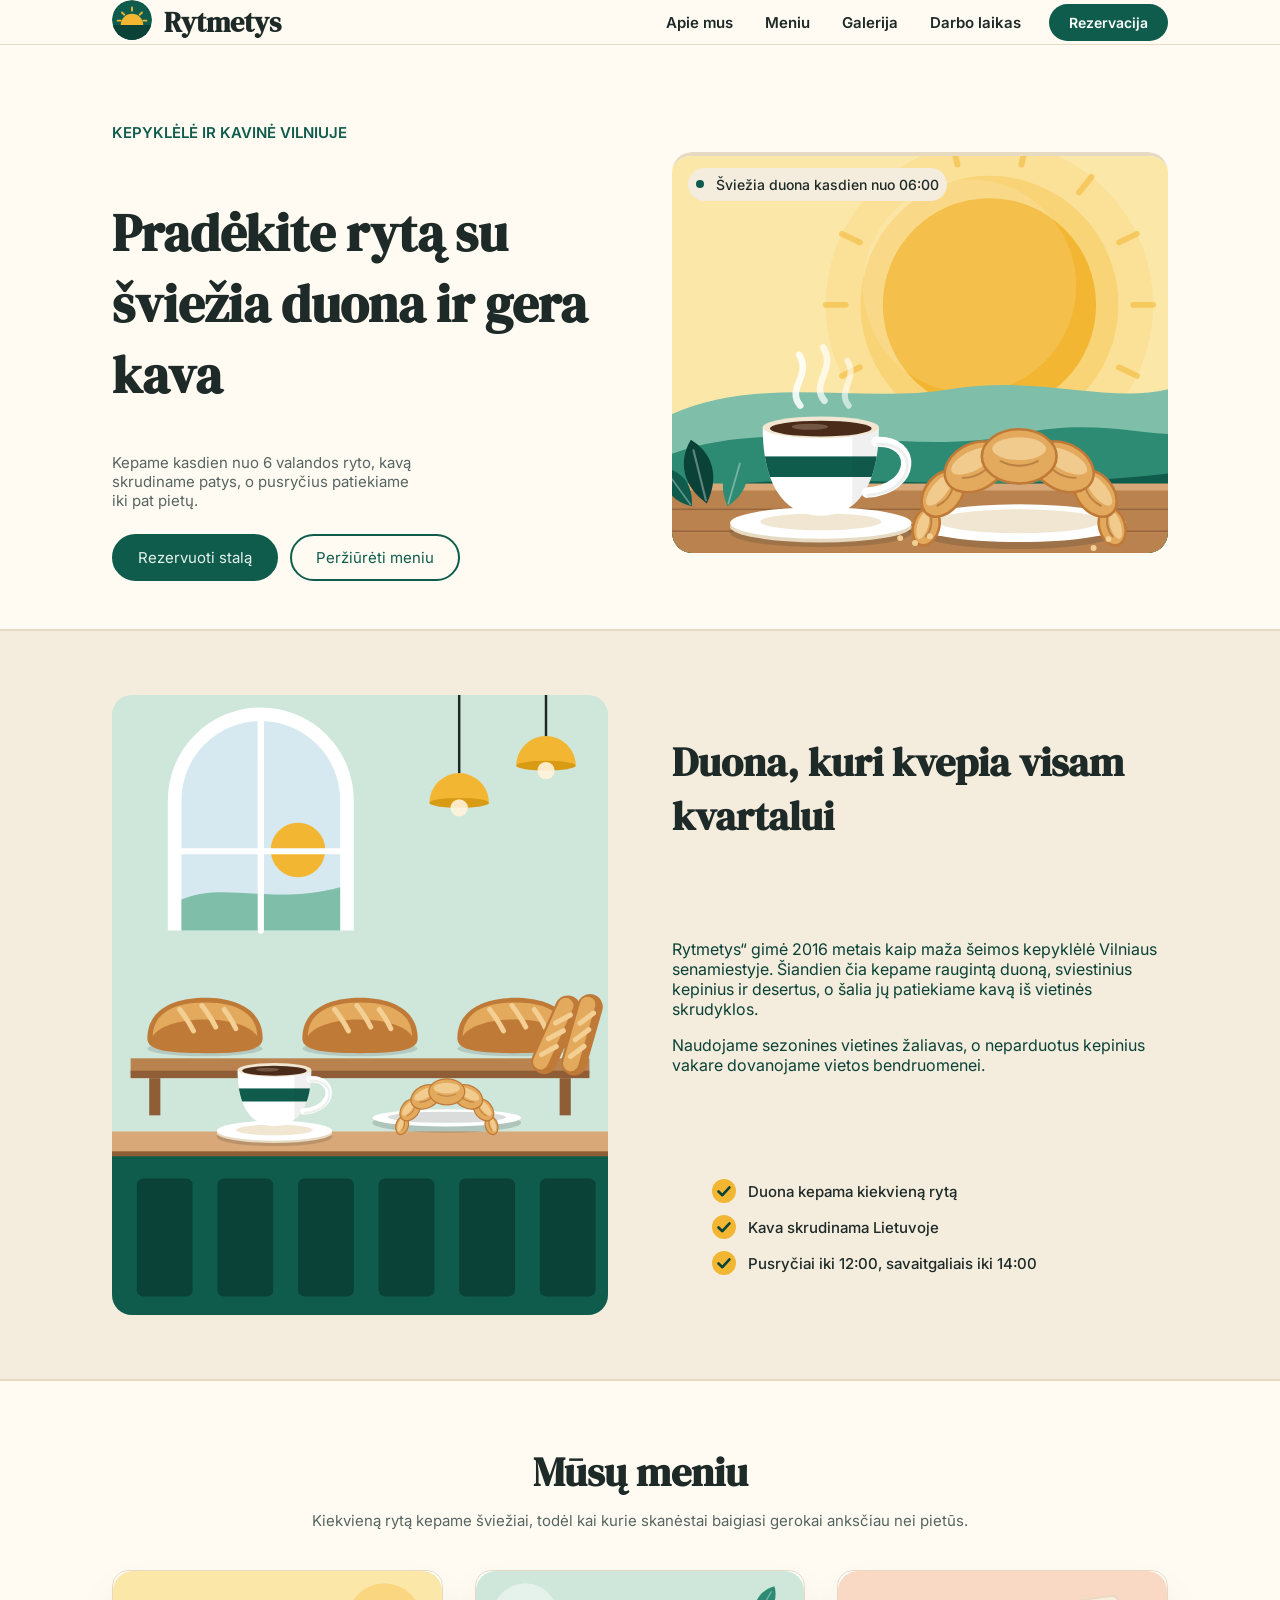
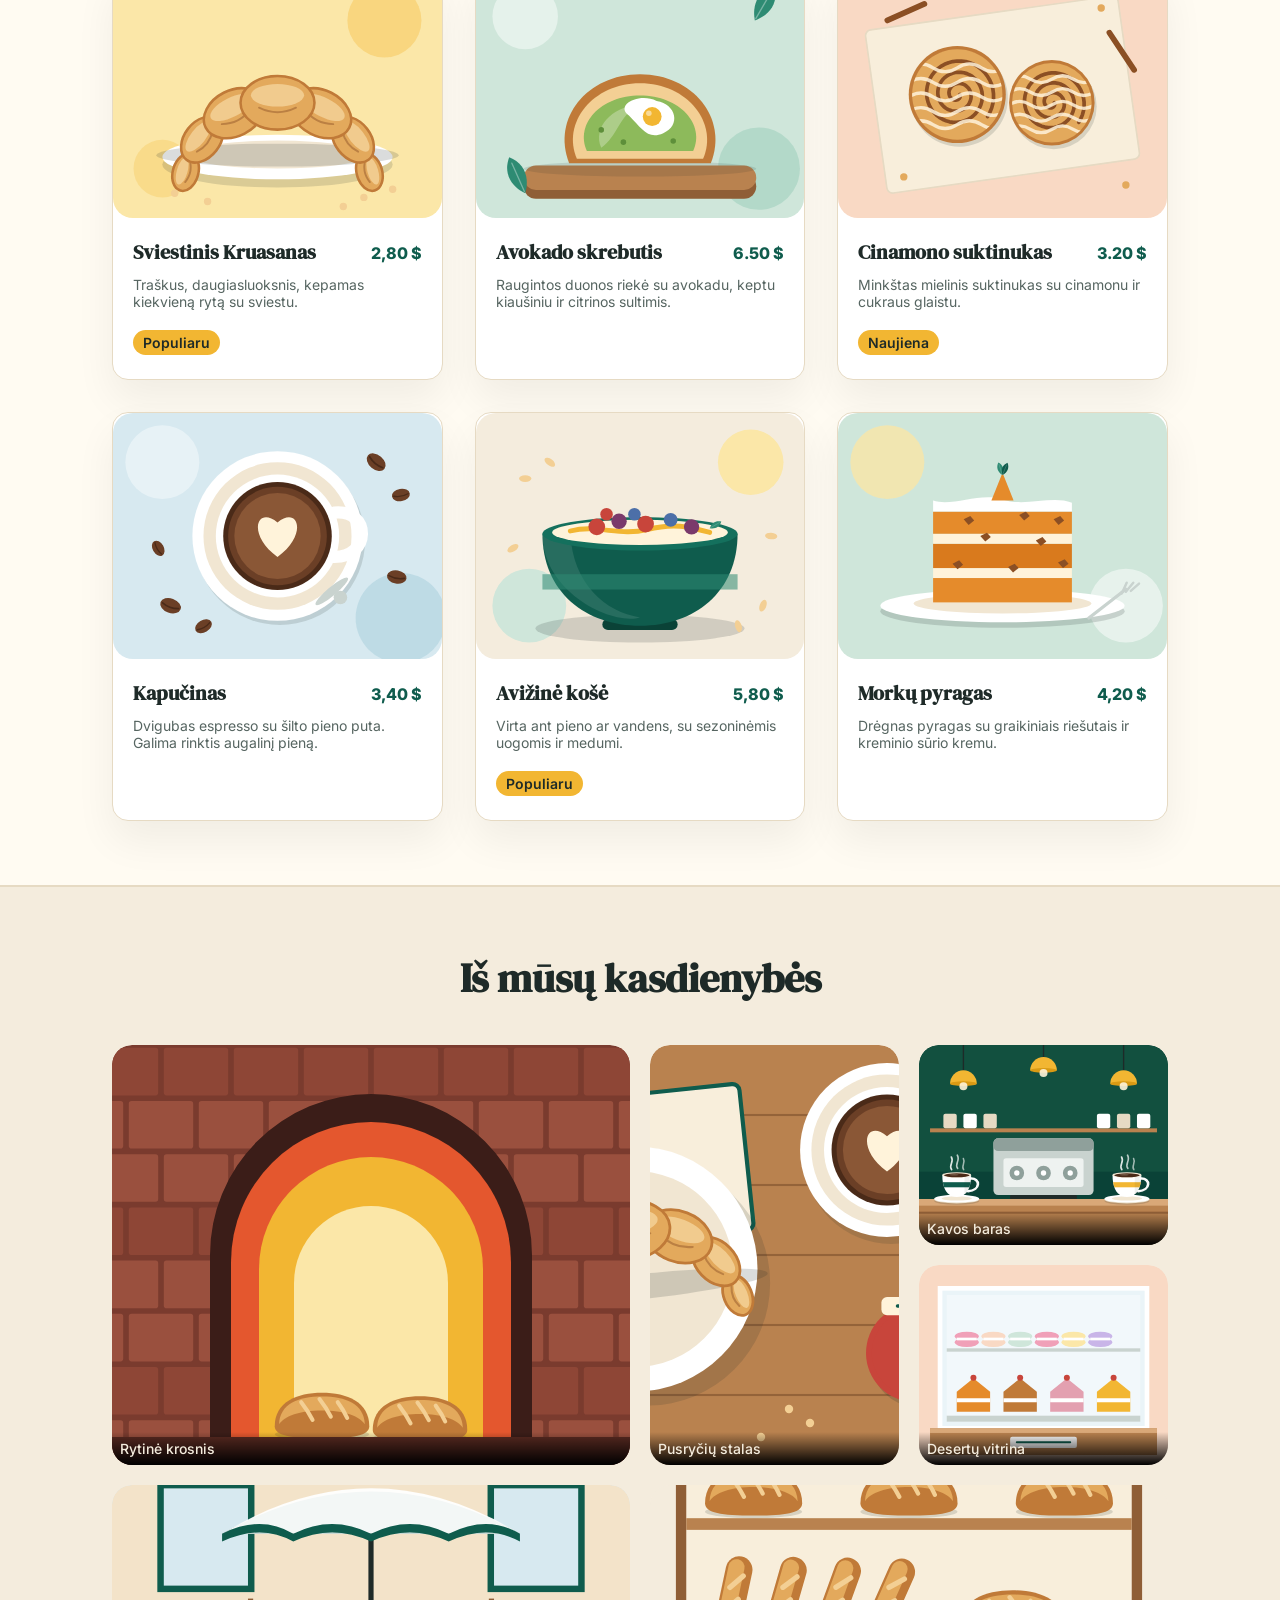
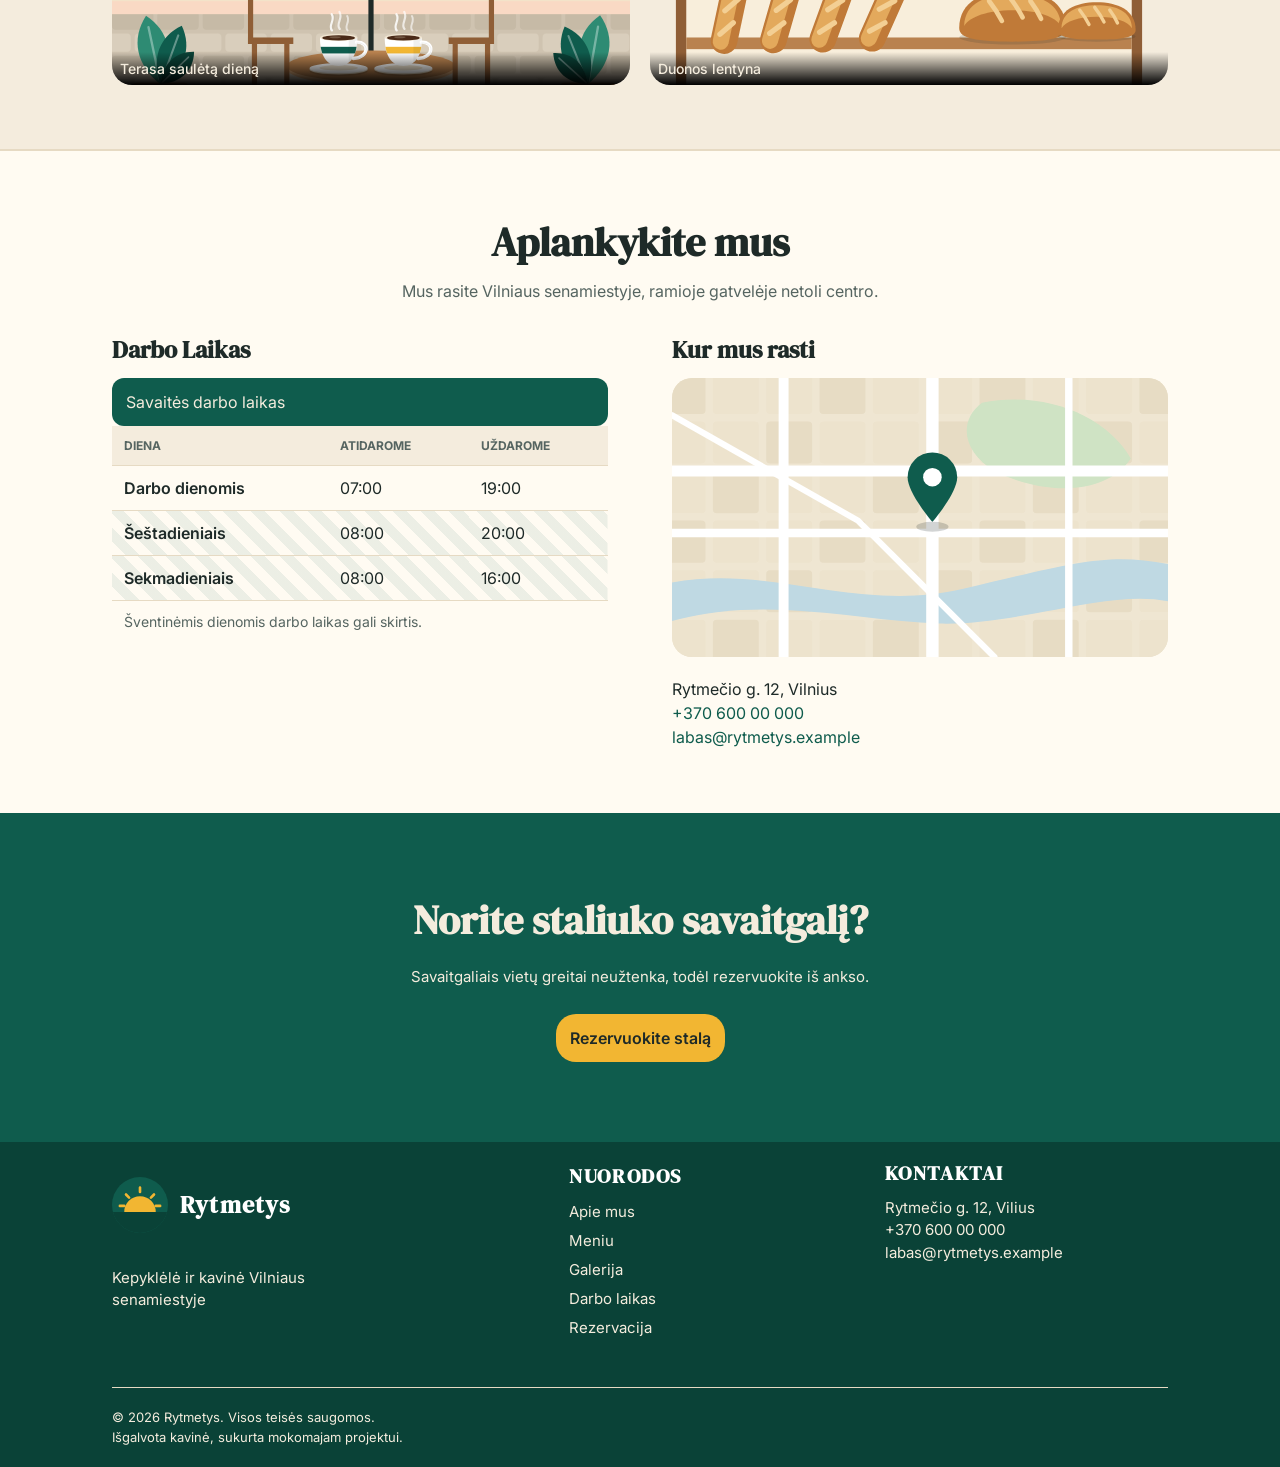
<file: index.html>
<!doctype html>
<html lang="en">
  <head>
    <meta charset="UTF-8" />
    <meta name="viewport" content="width=device-width, initial-scale=1.0" />
    <title>Rytmetys - kepyklėlė ir kavinė Vilniuje</title>
    <link rel="preconnect" href="https://fonts.googleapis.com" />
    <link rel="preconnect" href="https://fonts.gstatic.com" crossorigin />
    <link
      href="https://fonts.googleapis.com/css2?family=DM+Serif+Display&family=Inter:wght@400;500;600;700&display=swap"
      rel="stylesheet" />
    <link rel="stylesheet" href="index.css" />
  </head>
  <body>
    <header class="header">
      <div class="headerLogoTitle">
        <div class="headerLogo">
          <img src="images/logo.svg" alt="logotipas-saule" />
        </div>
        <h1 class="headerTitle">Rytmetys</h1>
      </div>
      <div class="navBar">
        <a class="navItem" href="#about">Apie mus</a>
        <a class="navItem" href="#menu">Meniu</a>
        <a class="navItem" href="#gallery">Galerija</a>
        <a class="navItem" href="#workingTime">Darbo laikas</a>
        <a class="navItem--marked" href="rezervacija.html">Rezervacija</a>
      </div>
    </header>
    <section class="hero">
      <p class="heroAccentText">KEPYKLĖLĖ IR KAVINĖ VILNIUJE</p>
      <h1 class="heroTitle">Pradėkite rytą su šviežia duona ir gera kava</h1>
      <p class="heroText">
        Kepame kasdien nuo 6 valandos ryto, kavą skrudiname patys, o pusryčius patiekiame iki pat pietų.
      </p>
      <div class="buttons">
        <a class="button--marked" href="rezervacija.html">Rezervuoti stalą</a>
        <a class="button--outline" href="#menu">Peržiūrėti meniu</a>
      </div>
      <div class="heroImage">
        <img src="images/hero.svg" alt="kavos pertraukele" />
        <p class="heroBadge">Šviežia duona kasdien nuo 06:00</p>
      </div>
    </section>

    <section class="about" id="about">
      <h2 class="aboutTitle">Duona, kuri kvepia visam kvartalui</h2>
      <div class="aboutText">
        <p>
          Rytmetys“ gimė 2016 metais kaip maža šeimos kepyklėlė Vilniaus senamiestyje. Šiandien čia kepame raugintą
          duoną, sviestinius kepinius ir desertus, o šalia jų patiekiame kavą iš vietinės skrudyklos.
        </p>
        <p>Naudojame sezonines vietines žaliavas, o neparduotus kepinius vakare dovanojame vietos bendruomenei.</p>
      </div>
      <ul class="aboutList">
        <li>Duona kepama kiekvieną rytą</li>
        <li>Kava skrudinama Lietuvoje</li>
        <li>Pusryčiai iki 12:00, savaitgaliais iki 14:00</li>
      </ul>
      <img class="aboutImage" src="images/apie.svg" alt="kavines nuotrauka is vidaus" />
    </section>

    <section class="menu" id="menu">
      <h2 class="menuTitle">Mūsų meniu</h2>
      <p class="menuText">
        Kiekvieną rytą kepame šviežiai, todėl kai kurie skanėstai baigiasi gerokai anksčiau nei pietūs.
      </p>
      <div class="menuCards">
        <div class="card">
          <img class="cardImage" src="images/kruasanas.svg" alt="kruasanas" />
          <div class="cardBody">
            <div class="cardHeader">
              <h3 class="cardTitle">Sviestinis Kruasanas</h3>
              <div class="cardPrice">2,80 $</div>
            </div>
            <p class="cardText">Traškus, daugiasluoksnis, kepamas kiekvieną rytą su sviestu.</p>
            <div class="cardBadge">Populiaru</div>
          </div>
        </div>
        <div class="card">
          <img class="cardImage" src="images/sumustinis.svg" alt="sumustinis" />
          <div class="cardBody">
            <div class="cardHeader">
              <h3 class="cardTitle">Avokado skrebutis</h3>
              <div class="cardPrice">6.50 $</div>
            </div>
            <p class="cardText">Raugintos duonos riekė su avokadu, keptu kiaušiniu ir citrinos sultimis.</p>
          </div>
        </div>
        <div class="card">
          <img class="cardImage" src="images/suktinukas.svg" alt="suktinukas" />
          <div class="cardBody">
            <div class="cardHeader">
              <h3 class="cardTitle">Cinamono suktinukas</h3>
              <div class="cardPrice">3.20 $</div>
            </div>
            <p class="cardText">Minkštas mielinis suktinukas su cinamonu ir cukraus glaistu.</p>
            <div class="cardBadge">Naujiena</div>
          </div>
        </div>
        <div class="card">
          <img class="cardImage" src="images/kapucinas.svg" alt="kapucinas" />
          <div class="cardBody">
            <div class="cardHeader">
              <h3 class="cardTitle">Kapučinas</h3>
              <div class="cardPrice">3,40 $</div>
            </div>
            <p class="cardText">Dvigubas espresso su šilto pieno puta. Galima rinktis augalinį pieną.</p>
          </div>
        </div>
        <div class="card">
          <img class="cardImage" src="images/kose.svg" alt="kose avizine" />
          <div class="cardBody">
            <div class="cardHeader">
              <h3 class="cardTitle">Avižinė košė</h3>
              <div class="cardPrice">5,80 $</div>
            </div>
            <p class="cardText">Virta ant pieno ar vandens, su sezoninėmis uogomis ir medumi.</p>
            <div class="cardBadge">Populiaru</div>
          </div>
        </div>
        <div class="card">
          <img class="cardImage" src="images/pyragas.svg" alt="skanusis pyragas" />
          <div class="cardBody">
            <div class="cardHeader">
              <h3 class="cardTitle">Morkų pyragas</h3>
              <div class="cardPrice">4,20 $</div>
            </div>
            <p class="cardText">Drėgnas pyragas su graikiniais riešutais ir kreminio sūrio kremu.</p>
          </div>
        </div>
      </div>
    </section>

    <section class="gallery" id="gallery">
      <h2 class="galleryTitle">Iš mūsų kasdienybės</h2>
      <div class="galleryArea">
        <div class="galleryItem galleryItem--wide">
          <img src="images/galerija-krosnis.svg" alt="rytine krosnis" />
          <p class="galleryItemText">Rytinė krosnis</p>
        </div>
        <div class="galleryItem galleryItem--tall">
          <img src="images/galerija-pusryciai.svg" alt="pusryciu stalas" />
          <p class="galleryItemText">Pusryčių stalas</p>
        </div>
        <div class="galleryItem">
          <img src="images/galerija-baras.svg" alt="kavos baras" />
          <p class="galleryItemText">Kavos baras</p>
        </div>
        <div class="galleryItem">
          <img src="images/galerija-vitrina.svg" alt="desertu vitrina" />
          <p class="galleryItemText">Desertų vitrina</p>
        </div>
        <div class="galleryItem galleryItem--wide">
          <img src="images/galerija-terasa.svg" alt="terasa" />
          <p class="galleryItemText">Terasa saulėtą dieną</p>
        </div>
        <div class="galleryItem galleryItem--wide">
          <img src="images/galerija-lentyna.svg" alt="duonos lentyna" />
          <p class="galleryItemText">Duonos lentyna</p>
        </div>
      </div>
    </section>
    <section class="visit" id="workingTime">
      <h2 class="visitTitle">Aplankykite mus</h2>
      <p class="visitText">Mus rasite Vilniaus senamiestyje, ramioje gatvelėje netoli centro.</p>
      <div class="visitBlock">
        <h3 class="visitBlockTitle">Darbo Laikas</h3>

        <div class="hoursCard">
          <table class="hoursTable">
            <caption>
              Savaitės darbo laikas
            </caption>
            <thead>
              <tr>
                <th class="tableLine">Diena</th>
                <th class="tableLine">Atidarome</th>
                <th class="tableLine">Uždarome</th>
              </tr>
            </thead>
            <tbody>
              <tr>
                <th class="row">Darbo dienomis</th>
                <td>07:00</td>
                <td>19:00</td>
              </tr>
              <tr>
                <th class="row">Šeštadieniais</th>
                <td>08:00</td>
                <td>20:00</td>
              </tr>
              <tr>
                <th class="row">Sekmadieniais</th>
                <td>08:00</td>
                <td>16:00</td>
              </tr>
            </tbody>
            <tfoot>
              <tr>
                <td colspan="3">Šventinėmis dienomis darbo laikas gali skirtis.</td>
              </tr>
            </tfoot>
          </table>
        </div>
      </div>
      <div class="visitBlock">
        <h3 class="visitBlockTitle">Kur mus rasti</h3>

        <img class="visitMap" src="images/zemelapis.svg" width="800" height="450" alt="kavines vieta" />

        <address class="visitAddress">
          Rytmečio g. 12, Vilnius<br />
          <a href="tel:+37060000000">+370 600 00 000</a><br />
          <a href="mail">labas@rytmetys.example</a>
        </address>
      </div>
    </section>

    <div class="lowerHero">
      <h2 class="lowerHeroTitle">Norite staliuko savaitgalį?</h2>
      <p class="lowerHeroText">Savaitgaliais vietų greitai neužtenka, todėl rezervuokite iš ankso.</p>
      <a class="lowerHeroButton" href="rezervacija.html">Rezervuokite stalą</a>
    </div>
    <footer class="footer">
      <div class="footerLogoTitle">
        <img src="images/logo.svg" width="64" height="64" alt="logotipas-saule" />
        <p class="footerTitle">Rytmetys</p>
      </div>
      <p class="footerText">Kepyklėlė ir kavinė Vilniaus senamiestyje</p>
      <nav class="footerNavigation">
        <h3 class="footerNavigationHeader">Nuorodos</h3>
        <ul class="footerNavigationList">
          <li><a href="#about">Apie mus</a></li>
          <li><a href="#menu">Meniu</a></li>
          <li><a href="#gallery">Galerija</a></li>
          <li><a href="#workingTime">Darbo laikas</a></li>
          <li><a href="rezervacija.html">Rezervacija</a></li>
        </ul>
      </nav>
      <div class="footerContacts">
        <h3 class="footerContactsHeader">Kontaktai</h3>
        <div class="adress">
          Rytmečio g. 12, Vilius<br />
          <a href="tel">+370 600 00 000</a><br />
          <a href="mail">labas@rytmetys.example</a>
        </div>
      </div>
      <div class="footerCreditation">
        <p>© 2026 Rytmetys. Visos teisės saugomos.</p>
        <p>Išgalvota kavinė, sukurta mokomajam projektui.</p>
      </div>
    </footer>
  </body>
</html>
</file>
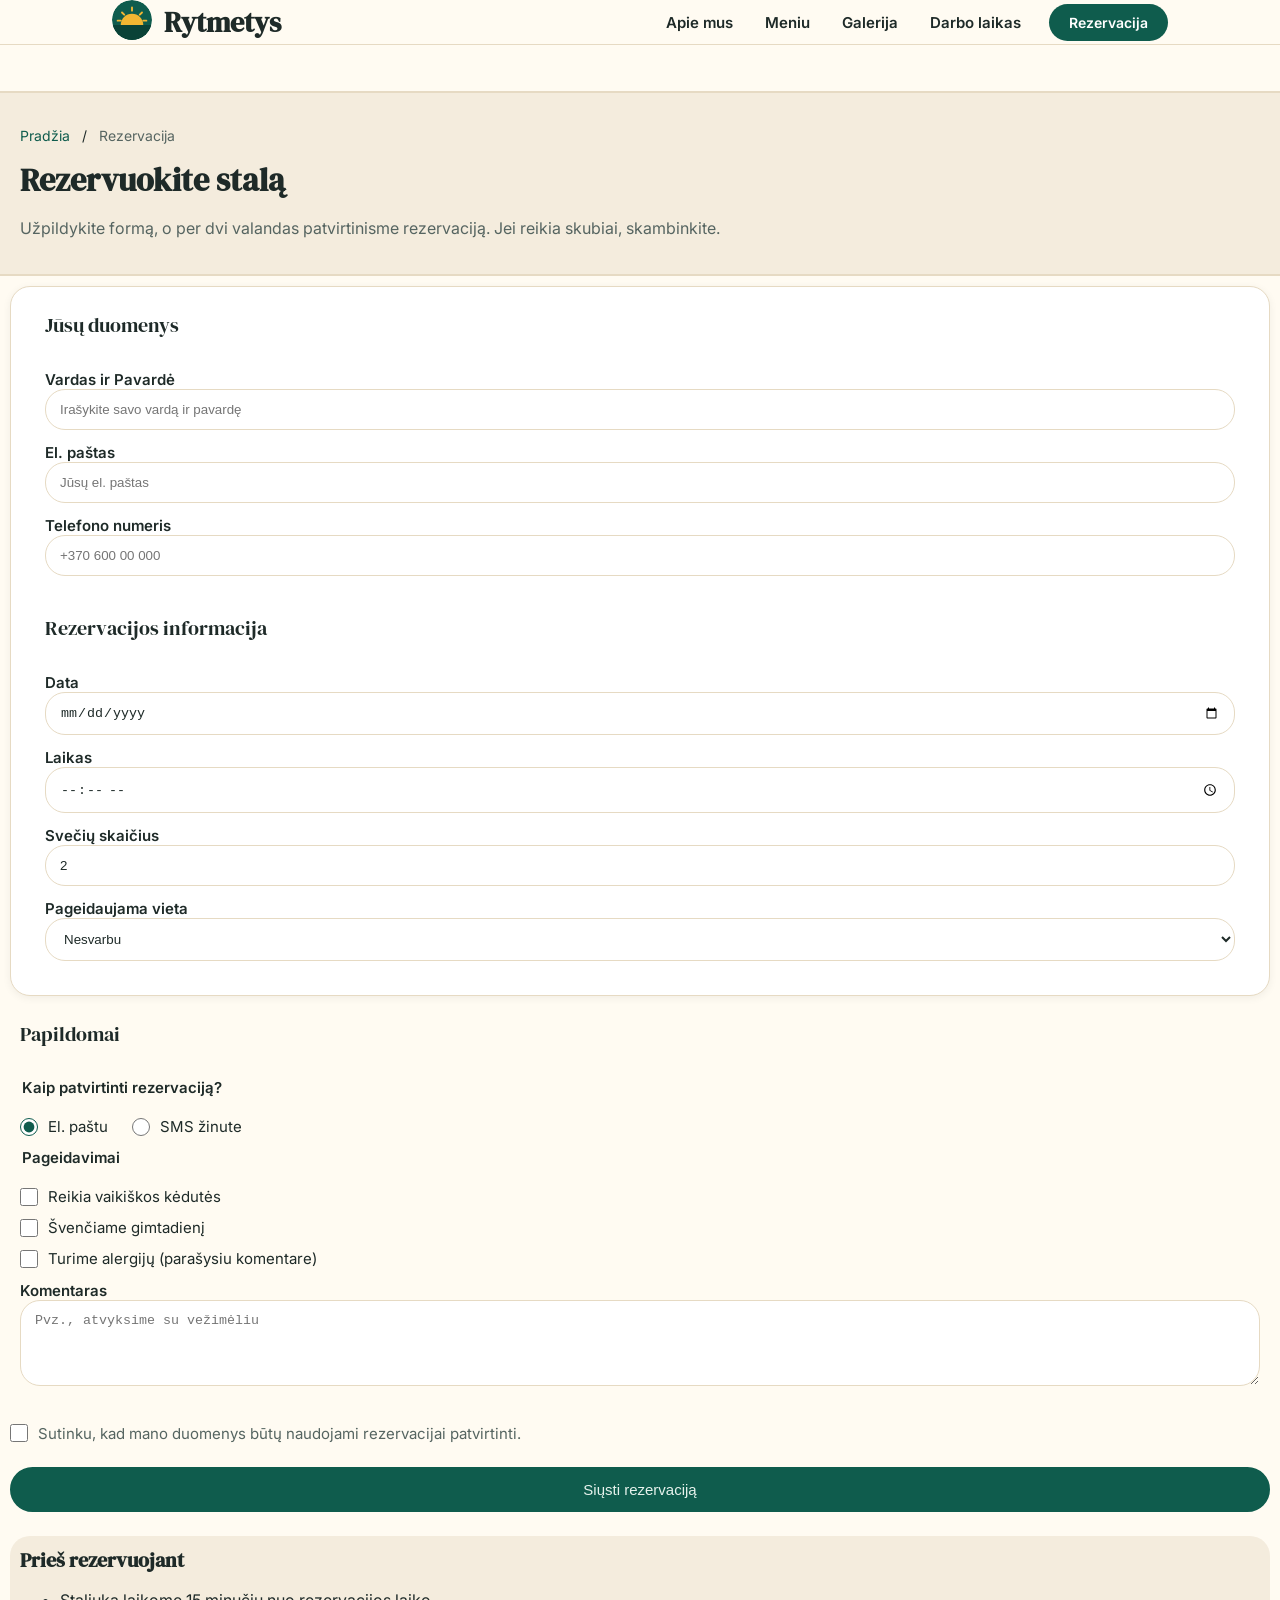
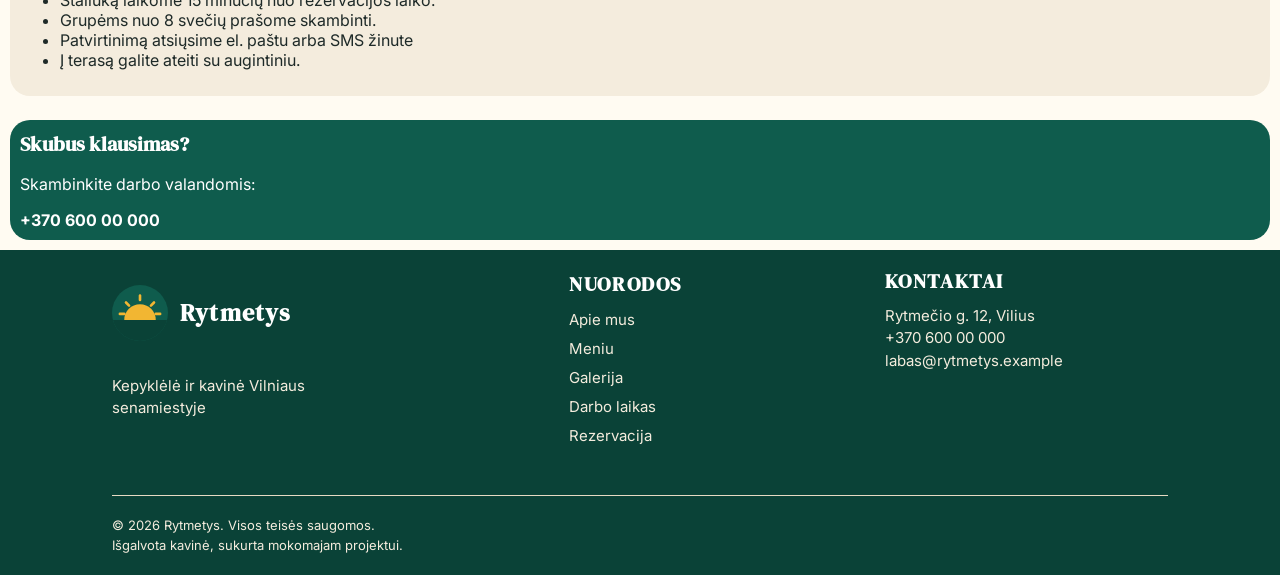
<file: rezervacija.html>
<!doctype html>
<html lang="en">
  <head>
    <meta charset="UTF-8" />
    <meta name="viewport" content="width=device-width, initial-scale=1.0" />
    <title>Rytmetys - kepyklėlė ir kavinė Vilniuje</title>
    <link rel="preconnect" href="https://fonts.googleapis.com" />
    <link rel="preconnect" href="https://fonts.gstatic.com" crossorigin />
    <link
      href="https://fonts.googleapis.com/css2?family=DM+Serif+Display&family=Inter:wght@400;500;600;700&display=swap"
      rel="stylesheet" />
    <link rel="stylesheet" href="index.css" />
  </head>
  <body>
    <header class="header">
      <div class="headerLogoTitle">
        <div class="headerLogo">
          <img src="images/logo.svg" alt="logotipas-saule" />
        </div>
        <h1 class="headerTitle">Rytmetys</h1>
      </div>
      <div class="navBar">
        <a class="navItem" href="index.html">Apie mus</a>
        <a class="navItem" href="index.html">Meniu</a>
        <a class="navItem" href="index.html">Galerija</a>
        <a class="navItem" href="index.html">Darbo laikas</a>
        <a class="navItem--marked" href="#registracija">Rezervacija</a>
      </div>
    </header>

    <div class="reservationHero">
      <div class="reservationNav">
        <div class="navList">
          <a href="index.html">Pradžia</a>
          <p>/</p>
          <a class="navList--muted" href="rezervacija.html">Rezervacija</a>
        </div>
        <h1 class="reservationTitle">Rezervuokite stalą</h1>
        <p class="reservationText">
          Užpildykite formą, o per dvi valandas patvirtinisme rezervaciją. Jei reikia skubiai, skambinkite.
        </p>
      </div>
    </div>

    <main class="reservationFormSection">
      <form class="reservationForm">
        <fieldset class="formGroup">
          <legend class="formGroupTitle">Jūsų duomenys</legend>

          <div class="formField">
            <label for="name">Vardas ir Pavardė</label>
            <input type="text" id="name" name="name" placeholder="Irašykite savo vardą ir pavardę" required />
          </div>
          <div class="formField">
            <label for="email">El. paštas</label>
            <input type="email" id="email" name="email" placeholder="Jūsų el. paštas" required />
          </div>

          <div class="formField">
            <label for="phone">Telefono numeris</label>
            <input type="tel" id="phone" name="phone" placeholder="+370 600 00 000" required />
          </div>
        </fieldset>
        <fieldset class="formGroup">
          <legend class="formGroupTitle">Rezervacijos informacija</legend>
          <div class="formField">
            <label for="date">Data</label>
            <input type="date" id="date" name="date" required />
          </div>

          <div class="formField">
            <label for="time">Laikas</label>
            <input type="time" id="time" name="time" required />
          </div>

          <div class="formField">
            <label for="guests">Svečių skaičius</label>
            <input type="number" id="guests" name="guests" value="2" min="1" max="12" required />
          </div>
          <div class="formField">
            <label for="place">Pageidaujama vieta</label>
            <select id="place" name="place">
              <option value="any">Nesvarbu</option>
              <option value="inside">Viduje</option>
              <option value="terrace">Terasoje</option>
            </select>
          </div>
        </fieldset>
        
      </form>
      <fieldset class="formGroup">
      <legend class="formGroupTitle">Papildomai</legend>

      <fieldset class="formSubgroup">
        <legend>Kaip patvirtinti rezervaciją?</legend>
        <div class="formOptionsRow">
          <label class="formOption">
            <input type="radio" name="confirmation" value="email" checked />
            El. paštu
          </label>
          <label class="formOption">
            <input type="radio" name="confirmation" value="sms" />
            SMS žinute
          </label>
        </div>
      </fieldset>

      <fieldset class="formSubgroup">
        <legend>Pageidavimai</legend>
        <div class="formOptionsColumn">
          <label class="formOption">
            <input type="checkbox" name="wishes" value="highchair" />
            Reikia vaikiškos kėdutės
          </label>
          <label class="formOption">
            <input type="checkbox" name="wishes" value="birthday" />
            Švenčiame gimtadienį
          </label>
          <label class="formOption">
            <input type="checkbox" name="wishes" value="allergies" />
            Turime alergijų (parašysiu komentare)
          </label>
        </div>
      </fieldset>
      <div class="formField">
        <label for="comment">Komentaras</label>
        <textarea id="comment" name="comment" rows="4" maxlength="500"
                  placeholder="Pvz., atvyksime su vežimėliu"></textarea>
      </div>
    </fieldset>

    <label class="formConsent">
      <input type="checkbox" name="consent" required />
      Sutinku, kad mano duomenys būtų naudojami rezervacijai patvirtinti.
    </label>

    <button class="button--marked" type="submit">Siųsti rezervaciją</button>
  </form>

  <aside class="reservationInfo">
    <div class="infoBlock">
      <h2 class="infoTitle">Prieš rezervuojant</h2>
      <ul class="infoList">
        <li>Staliuką laikome 15 minučių nuo rezervacijos laiko.</li>
         <li>Grupėms nuo 8 svečių prašome skambinti.</li>
          <li>Patvirtinimą atsiųsime el. paštu arba SMS žinute</li>
           <li>Į terasą galite ateiti su augintiniu.</li>
      </ul>
    </div>
    <div class="infoBlock infoBlock--urgent">
      <h2 class="infoTitle">Skubus klausimas?</h2>
      <p class="infoText">Skambinkite darbo valandomis:</p>
      <a class="infoPhone" href="tel:+37060000000">+370 600 00 000</a>
    </div>
  </aside>
      
    </main>
    <footer class="footer">
      <div class="footerLogoTitle">
        <img src="images/logo.svg" width="64" height="64" alt="logotipas-saule" />
        <p class="footerTitle">Rytmetys</p>
      </div>
      <p class="footerText">Kepyklėlė ir kavinė Vilniaus senamiestyje</p>
      <nav class="footerNavigation">
        <h3 class="footerNavigationHeader">Nuorodos</h3>
        <ul class="footerNavigationList">
          <li><a href="#about">Apie mus</a></li>
          <li><a href="#menu">Meniu</a></li>
          <li><a href="#gallery">Galerija</a></li>
          <li><a href="#workingTime">Darbo laikas</a></li>
          <li><a href="#registracija">Rezervacija</a></li>
        </ul>
      </nav>
      <div class="footerContacts">
        <h3 class="footerContactsHeader">Kontaktai</h3>
        <div class="adress">
          Rytmečio g. 12, Vilius<br />
          <a href="tel">+370 600 00 000</a><br />
          <a href="mail">labas@rytmetys.example</a>
        </div>
      </div>
      <div class="footerCreditation">
        <p>© 2026 Rytmetys. Visos teisės saugomos.</p>
        <p>Išgalvota kavinė, sukurta mokomajam projektui.</p>
      </div>
    </footer>
  </body>
</html>
</file>
<file: index.css>
/*spalvos*/

:root {
  --bg: #fffbf2;
  --surface: #f4ecdd;
  --text: #1e2a28;
  --text-muted: #566561;
  --primary: #0f5c4d;
  --primary-dark: #0a4237;
  --accent: #f2b632;
  --accent-dark: #d99a14;
  --line: #e6dac3;
  --border: #8a9894;
  --error: #b3261e;
  --white: #ffffff;
  --footer-text: #c9d3cf;
  --cta-text: #e6f2ec;

  --font-heading: "DM Serif Display", Georgia, serif;
  --font-body: "Inter", system-ui, sans-serif;
}
html {
  scroll-behavior: smooth;
}
*,
*::before,
*::after {
  box-sizing: border-box;
}

body {
  margin: 0;
  background-color: var(--bg);
  color: var(--text);
  font-family: var(--font-body);
}

h1,
h2,
h3 {
  font-family: var(--font-heading);
  font-weight: bold;
}
img {
  max-width: 100%;
  height: auto;
  border-radius: 20px;
}

.headerLogoTitle {
  display: flex;
  justify-content: center;
  align-items: center;
  gap: 12px;
  padding: 10px;
}

.headerTitle {
  font-size: 32px;
}

.navBar {
  display: flex;
  justify-content: center;
  align-items: center;
  gap: 8px;
  padding: 12px 0;
  flex-wrap: wrap;
  border-bottom: 1px solid var(--line);
  margin-bottom: 46px;
}
.navItem {
  text-decoration: none;
  color: var(--text);
  font-size: 14px;
  font-weight: 600;
  padding: 12px 4px;
}
.navItem--marked {
  font-weight: 700;
  padding: 12px 4px;
  font-size: 14px;
  text-decoration: none;
  color: var(--primary);
  transition: transform 0.2 ease;
}

.navItem--marked::after {
  content: "";
  position: absolute;
  left: 0;
  bottom: 8px;
  width: 100%;
  height: 2px;
  background-color: var(--primary);
  transform: scale(0);
  transform-origin: left;
  transition: transform 0.25s ease;
}

.navItem--marked:hover {
  transform: translateY(-2px);
}

.navItem--marked:hover::after {
  transform: scaleX(1);
}

.hero {
  padding: 16px;
}

.heroAccentText {
  color: var(--primary);
  font-weight: 600;
  font-size: 15px;
  margin: 0 0 12px;
}
.heroTitle {
  font-size: 32px;
  color: var(--text);
  max-width: 7.5em;
}

.heroText {
  font-size: 15px;
  color: var(--text-muted);
  max-width: 20em;
  margin: 0 0 24px;
}

.buttons {
  display: flex;
  flex-direction: column;
  gap: 12px;
  margin-bottom: 46px;
}

.button--marked,
.button--outline {
  text-decoration: none;
  display: block;
  padding: 10px 16px;
  border: 2px solid var(--primary);
  border-radius: 100px;
  font-size: 15px;
  text-align: center;
}
.button--marked {
  background-color: var(--primary);
  color: var(--cta-text);
}

.button--outline {
  background-color: transparent;
  color: var(--primary);
}

.heroImage {
  position: relative;
  overflow: hidden;
  border-radius: 20px;
}

.heroImage img {
  border-top: 4px solid var(--line);
  display: block;
  width: 100%;
  height: auto;
}

.heroBadge {
  position: absolute;
  top: 16px;

  left: 16px;
  margin: 0;
  font-size: 14px;
  padding: 8px;
  background-color: var(--surface);
  border-radius: 20px;
  color: var(--text);
  display: flex;
  align-items: center;
  gap: 12px;
  font-weight: 500;
}

.heroBadge::before {
  content: "";
  width: 8px;
  height: 8px;
  border-radius: 50%;
  background-color: var(--primary);
  animation: dotPulse 2s ease-out infinite;
}
.about {
  border-top: 2px solid var(--line);
  border-bottom: 2px solid var(--line);
  padding: 20px;
  display: flex;
  flex-direction: column;
  background-color: var(--surface);
}

.aboutImage {
  order: -1;
  display: block;
  width: 100%;
  height: auto;
  aspect-ratio: 4/3;
  object-fit: cover;
  margin-bottom: 20px;
}

.aboutTitle {
  font-size: 32px;
  color: var(--text);
  margin: 0 0 16px;
}

.aboutText p {
  margin: 0 0 16px;
  font-size: 16px;
  color: var(--primary-dark);
}
.aboutList {
  display: flex;
  flex-direction: column;
  margin: 8px 0 0;
  gap: 12px;
  list-style: none;
}

.aboutList li {
  display: flex;
  align-items: center;
  gap: 12px;
  font-size: 15px;
  font-weight: 500;
  color: var(--text);
}

.aboutList li::before {
  content: "";
  flex-shrink: 0;
  width: 24px;
  height: 24px;
  background: url("images/check.svg");
}

.menu {
  padding: 20px;
}
.menuTitle {
  text-align: center;
  font-size: 32px;
  color: var(--text);
  margin: 0 0 12px;
}
.menuText {
  text-align: center;
  font-size: 15px;
  color: var(--text-muted);
}
.menuCards {
  display: grid;
  grid-template-columns: 1fr;
  gap: 20px;
}

.card {
  display: flex;
  flex-direction: column;
  background-color: var(--white);
  border: 1px solid var(--line);
  border-radius: 20px;
  height: 100%;
  overflow: hidden;
  border-radius: 16px;
  box-shadow: 0 20px 40px rgba(0, 0, 0, 0.06);
  transition:
    transform 0.25s ease,
    box-shadow 0.25s ease;
}

.card:hover {
  transform: translateY(-4px);
  box-shadow: 0 10px 20px rgba(0, 0, 0, 0.14);
}

.cardImage {
  display: block;
  width: 100%;
  aspect-ratio: 4/3;
  object-fit: cover;
  transition: transform 0.25s ease;
}

.card:hover .cardImage {
  transform: scale(1.05);
}

.cardBody {
  display: flex;
  flex-direction: column;
  align-items: flex-start;
  flex: 1;
  padding: 20px 20px 24px;
}

.cardHeader {
  display: flex;
  align-items: baseline;
  justify-content: space-between;
  width: 100%;
  margin-bottom: 10px;
}

.cardTitle {
  font-size: 20px;
  color: var(--text);
  margin: 0;
}

.cardPrice {
  flex-shrink: 0;
  font-size: 16px;
  color: var(--primary);
  font-weight: 800;
}

.cardText {
  font-size: 14px;
  color: var(--text-muted);
  margin: 0;
}

.cardBadge {
  color: var(--text);
  background-color: var(--accent);
  border-radius: 20px;
  padding: 4px 10px;
  font-weight: 600;
  font-size: 14px;
  margin-top: 20px;
  animation: badgePulse 2s ease-in-out infinite;
}

.gallery {
  padding: 20px;
  background-color: var(--surface);
  border-top: 2px solid var(--line);
  border-bottom: 2px solid var(--line);
}

.galleryTitle {
  font-size: 32px;
  text-align: center;
  margin: 0 0 40px;
  color: var(--text);
}

.galleryArea {
  display: grid;
  grid-template-columns: repeat(2, 1fr);
  grid-auto-rows: 158px;
  gap: 20px;
}

.galleryItem {
  position: relative;
  overflow: hidden;
  border-radius: 20px;
}
.galleryItem--wide {
  grid-column: span 2;
}

.galleryItem--tall {
  grid-row: span 2;
}
.galleryItem:first-child {
  grid-row: span 2;
}

.galleryItem img {
  display: block;
  width: 100%;
  height: 100%;
  object-fit: cover;
  transition: transform 0.3s ease;
}

.galleryItem:hover img {
  transform: scale(1.06);
}

.galleryItemText {
  position: absolute;
  color: var(--surface);
  left: 0;
  right: 0;
  bottom: 0;
  padding: 8px;
  font-size: 14px;
  font-weight: 500;
  margin: 0;
  background: linear-gradient(to top, rgba(0, 0, 0, 2), transparent);
}

.lowerHero {
  background-color: var(--primary);
  padding: 64px;
  text-align: center;
}

.lowerHeroTitle {
  margin: 0 0 20px;
  font-size: 32px;
  color: var(--surface);
}

.lowerHeroText {
  margin: 0 0 28px;
  font-size: 15px;
  color: var(--surface);
}

.lowerHeroButton {
  display: inline-block;
  background-color: var(--accent);
  padding: 14px;
  border-radius: 20px;
  text-decoration: none;
  color: var(--text);
  font-weight: 600;
}

.footer {
  background-color: var(--primary-dark);
  color: var(--surface);
  font-size: 15px;
  padding: 20px;
}

.footer a {
  color: inherit;
  text-decoration: none;
}
.footer a:hover {
  color: var(--white);
  text-decoration: underline;
}

.footerLogoTitle {
  display: flex;
  align-items: center;
  gap: 12px;
  margin-bottom: 20px;
  letter-spacing: 0.08em;
}

.footerLogoTitle img {
  width: 56px;
  height: 56px;
}
.footerTitle {
  color: var(--white);
  font-size: 24px;
  font-weight: 700;
  font-family: var(--font-heading);
}
.footerText {
  max-width: 288px;
  margin: 0 0 32px;
  line-height: 1.5em;
}
.footerNavigationHeader,
.footerContactsHeader {
  text-transform: uppercase;
  color: var(--white);
  margin: 0 0 12px;
  font-weight: 600;
  letter-spacing: 0.08em;
  font-size: 20px;
}
.footerNavigationList {
  list-style: none;
  margin: 0 0 32px;
  padding: 0;
}
.footerNavigationList li {
  margin-bottom: 10px;
}
.footerContacts {
  margin-bottom: 40px;
  line-height: 1.5em;
  gap: 12px;
}
.footerCreditation {
  display: flex;
  flex-direction: column;
  border-top: 1px solid var(--line);
  font-size: 13px;
  padding-top: 20px;
  line-height: 1.5em;
}
.footerCreditation p {
  margin: 0;
}

.visit {
  padding: 20px;
}
.visitTitle {
  text-align: center;
  font-size: 32px;
  margin: 0 0 12px;
}
.visitText {
  margin: 0 0 32px;
  text-align: center;
  color: var(--text-muted);
}

.visitBlockTitle {
  margin: 0 0 12px;
  font-size: 24px;
}
.hoursTable {
  width: 100%;
  border-collapse: collapse;
  text-align: left;
  font-size: 16px;
}
.hoursTable caption {
  background-color: var(--primary);
  color: var(--surface);
  border-radius: 12px;
  text-align: left;
  padding: 14px;
}
.hoursTable thead tr {
  background-color: var(--surface);
}

.hoursTable thead th {
  font-size: 12px;
  text-transform: uppercase;
  color: var(--text-muted);
}

.hoursTable th,
.hoursTable td {
  padding: 12px;
  border-bottom: 1px solid var(--line);
}
.hoursTable tbody th {
  font-weight: 600;
}

.hoursTable tbody tr:hover {
  background-color: var(--line);
}

.hoursTable tfoot td {
  border-bottom: 0;
  font-size: 14px;
  color: var(--text-muted);
}
.hoursTable tbody tr:nth-child(2),
.hoursTable tbody tr:nth-child(3) {
  background-image: repeating-linear-gradient(45deg, transparent 0 10px, rgba(15, 92, 77, 0.08) 10px 20px);
  animation: stripesMove 1.5s linear infinite;
}

.visitMap {
  display: block;
  width: 100%;
  aspect-ratio: 16/9;
  object-fit: cover;
  margin-bottom: 20px;
}
.visitAddress {
  font-style: normal;

  line-height: 1.5em;
}
.visitAddress a {
  color: var(--primary);
  text-decoration: none;
}

@keyframes badgePulse {
  0%,
  100% {
    transform: scale(1);
    box-shadow: 0 0 0 0 rgba(242, 182, 50, 0.6);
  }
  50% {
    transform: scale(1.06);
    box-shadow: 0 0 0 8px rgba(242, 182, 50, 0);
  }
}

@keyframes dotPulse {
  0% {
    transform: scale(1);
    box-shadow: 0 0 0 0 rgba(15, 92, 77, 0.6);
  }
  70% {
    transform: scale(1.15);
    box-shadow: 0 0 0 8px rgba(15, 92, 77, 0);
  }
  100% {
    transform: scale(1);
    box-shadow: 0 0 0 0 rgba(15, 92, 77, 0);
  }
}
@keyframes stripesMove {
  from {
    background-position: 0 0;
  }
  to {
    background-position: 28.28px 0;
  }
}

/* 768 */
@media (min-width: 768px) {
  :root {
    --ruleOne: max(20px, calc((100% - 1056px) / 2));
  }
  .hero,
  .about,
  .menu,
  .gallery,
  .visit,
  .footer {
    padding-inline: var(--ruleOne);
  }

  .menu,
  .gallery,
  .visit {
    padding-block: 48px;
  }
  .about {
    padding-block: 48px;
  }
  .hero {
    padding-block: 32px 48px;
  }

  .menuTitle,
  .galleryTitle,
  .visitTitle,
  .aboutTitle,
  .lowerHeroTitle {
    font-size: 40px;
  }
  .header {
    display: flex;
    justify-content: space-between;
    align-items: center;
    padding-inline: var(--ruleOne);
    border-bottom: 1px solid var(--line);
    margin-bottom: 46px;
  }
  .headerLogoTitle {
    padding: 0;
  }
  .headerLogo img {
    width: 40px;
    height: 40px;
  }
  .headerTitle {
    font-size: 28px;
    margin: 0;
  }

  .navBar {
    border-bottom: 0;
    margin-bottom: 0;
    padding: 0;
    gap: 24px;
    flex-wrap: nowrap;
  }
  .navItem {
    font-size: 15px;
    box-shadow: inset 0 -2px 0 transparent;
  }
  .navItem:hover {
    box-shadow: inset 0 -2px 0 var(--accent);
  }
  .navItem--marked {
    padding: 10px 20px;
    background-color: var(--primary);
    color: var(--white);
    font-weight: 600;
    border-radius: 100px;
    transition: background-color 0.25s ease;
  }
  .navItem--marked::after {
    display: none;
  }
  .navItem--marked:hover {
    background-color: var(--primary-dark);
    transform: none;
  }
  .heroTitle {
    font-size: 44px;
    max-width: 10em;
  }
  .buttons {
    flex-direction: row;
  }
  .button--marked,
  .button--outline {
    padding: 12px 24px;
  }
  .menuText {
    max-width: 704px;
    margin: 0 auto 40px;
  }
  .menuCards {
    grid-template-columns: repeat(2, 1fr);
    gap: 24px;
  }
  .galleryArea {
    grid-template-columns: repeat(4, 1fr);
    grid-auto-rows: 160px;
  }
  .lowerHero {
    padding: 64px max(20px, calc((100% - 704px) / 2));
  }
  .footer {
    display: grid;
    grid-template-columns: 1.5fr 1fr 1fr;
    column-gap: 32px;
    align-content: start;
  }
  .footerLogoTitle {
    grid-column: 1;
    grid-row: 1;
  }
  .footerText {
    grid-column: 1;
    grid-row: 2;
  }
  .footerNavigation {
    grid-column: 2;
    grid-row: 1 / span 2;
  }
  .footerContacts {
    grid-column: 3;
    grid-row: 1 / span 2;
    margin-bottom: 0;
  }
  .footerNavigationList {
    margin-bottom: 0;
  }
  .footerCreditation {
    grid-column: 1 / -1;
    margin-top: 40px;
  }
}

/* 1024 */
@media (min-width: 1024px) {
  .menu,
  .gallery,
  .visit,
  .about {
    padding-block: 64px;
  }
  .lowerHero {
    padding-block: 80px;
  }
  .hero {
    display: grid;
    grid-template-columns: 1fr 1fr;
    column-gap: 64px;
    align-content: center;
  }
  .hero > * {
    grid-column: 1;
  }
  .heroImage {
    grid-column: 2;
    grid-row: 1 / span 4;
    align-self: center;
  }
  .heroTitle {
    font-size: 52px;
  }
  .buttons {
    margin-bottom: 0;
  }
  .about {
    display: grid;
    grid-template-columns: 1fr 1fr;
    column-gap: 64px;
    align-items: center;
  }
  .about > *:not(.aboutImage) {
    grid-column: 2;
  }
  .aboutImage {
    grid-column: 1;
    grid-row: 1 / span 3;
    aspect-ratio: 444 / 555;
    margin-bottom: 0;
  }
  .menuCards {
    grid-template-columns: repeat(3, 1fr);
    gap: 32px;
  }

  .galleryArea {
    grid-auto-rows: 200px;
  }
  .visit {
    display: grid;
    grid-template-columns: 1fr 1fr;
    column-gap: 64px;
  }
  .visitTitle,
  .visitText {
    grid-column: 1 / -1;
  }
  .visitBlock {
    margin: 0;
  }
}

/* 1440 */
@media (min-width: 1440px) {
  .header {
    height: 85px;
  }
  .hero {
    grid-template-columns: 1fr 472px;
  }
  .about {
    grid-template-columns: 444px 1fr;
  }
  .galleryArea {
    grid-auto-rows: 224px;
  }
}

/* rezervacijos puslapis

*/
.reservationHero {
  padding: 20px;
  background-color: var(--surface);
  border-top: 2px solid var(--line);
  border-bottom: 2px solid var(--line);
}

.navList {
  display: flex;
  align-items: center;
  gap: 12px;
  font-size: 14px;
}
.navList a {
  text-decoration: none;
  color: var(--primary);
}
.navList a:last-child {
  color: var(--text-muted);
}
.reservationTitle {
  margin: 0 0 12px;
  font-size: 32px;
  color: var(--text);
}

.reservationText {
  font-size: 16px;
  color: var(--text-muted);
}

.reservationFormSection {
  display: flex;
  flex-direction: column;
  padding: 10px;
  gap: 24px;
}
.reservationForm {
  display: flex;
  flex-direction: column;
  background-color: var(--white);
  border: 1px solid var(--line);
  border-radius: 20px;
  padding: 24px;
  gap: 28px;
  box-shadow: 0 2px 8px rgba(0, 0, 0, 0.06);
}
.formGroup {
  display: flex;
  flex-direction: column;
  gap: 12px;
  min-width: 0;
  margin: 0;
  padding: 10px;
  border: 0;
}
.formGroupTitle {
  font-family: var(--font-heading);
  font-size: 20px;
  color: var(--text);
  padding: 0;
  margin-bottom: 20px;
}

.formField label {
  font-size: 15px;
  font-weight: 600;
}

.formField input,
.formField select,
.formField textarea {
  width: 100%;
  padding: 12px 14px;
  border: 1px solid var(--line);
  border-radius: 20px;
  background-color: var(--white);
  color: var(--text);
}
.formSubgroup {
  min-width: 0;
  margin: 0;
  padding: 0;
  border: 0;
}
.formSubgroup legend {
  margin-bottom: 20px;
  font-family: var(--font-body);
  font-size: 15px;
  font-weight: 600;
}

.formOptionsRow {
  display: flex;
  flex-wrap: wrap;
  gap: 8px 24px;
}
.formOptionsColumn {
  display: flex;
  flex-direction: column;
  gap: 12px;
}
.formOption {
  display: flex;
  align-items: center;
  gap: 10px;
  font-size: 15px;
}
.formOption input,
.formConsent input {
  flex-shrink: 0;
  width: 18px;
  height: 18px;
  margin: 0;
  accent-color: var(--primary);
}
.formConsent {
  display: flex;
  align-items: flex-start;
  gap: 10px;
  font-size: 15px;
  color: var(--text-muted);
}
.reservationInfo {
  display: flex;
  flex-direction: column;
  gap: 24px;
}

.infoBlock {
  padding: 10px;
  background-color: var(--surface);
  border-radius: 20px;
}
.infoBlock--urgent {
  background-color: var(--primary);
  color: var(--white);
}

.infoTitle {
  margin: 0 0 12px;
  font-size: 20px;
}

.infoPhone {
  color: inherit;
  font-size: 20;
  font-weight: 700;
  text-decoration: none;
}
.infoText {
  font-size: 16px;
}
</file>
